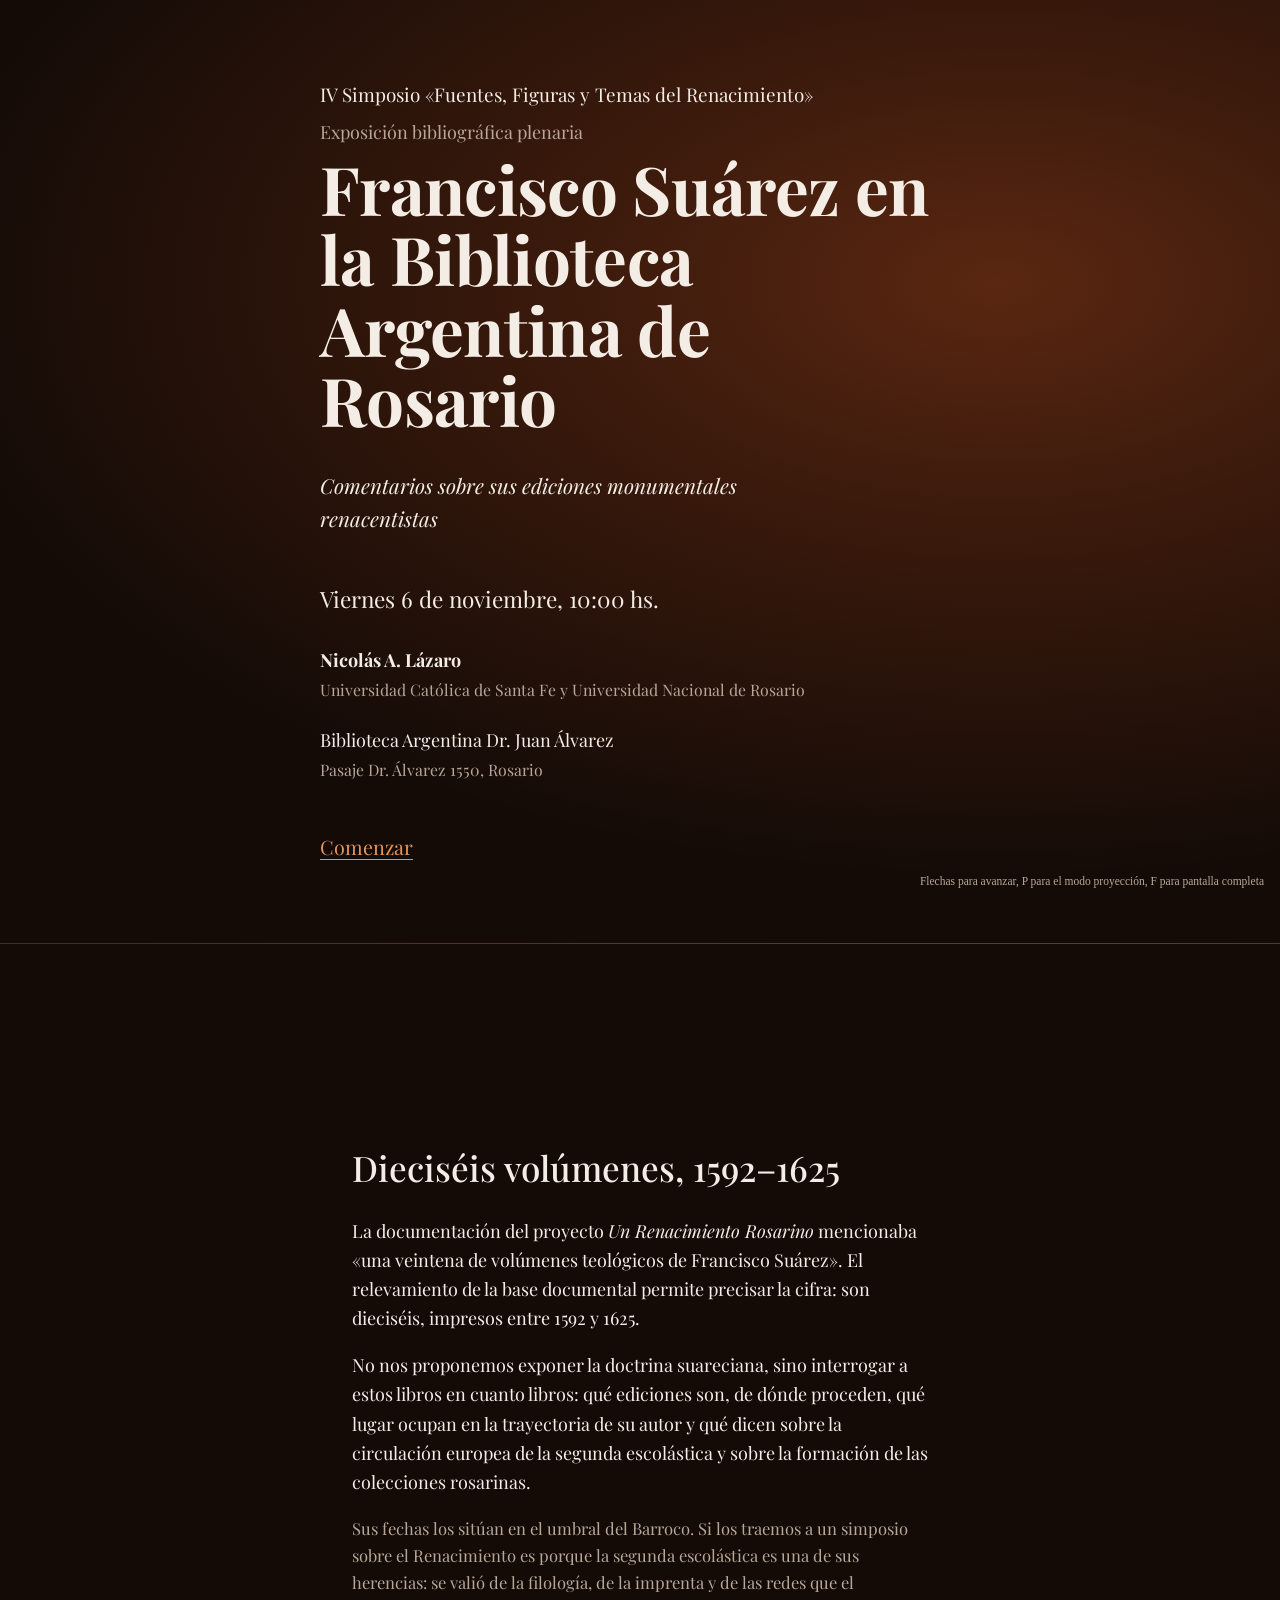
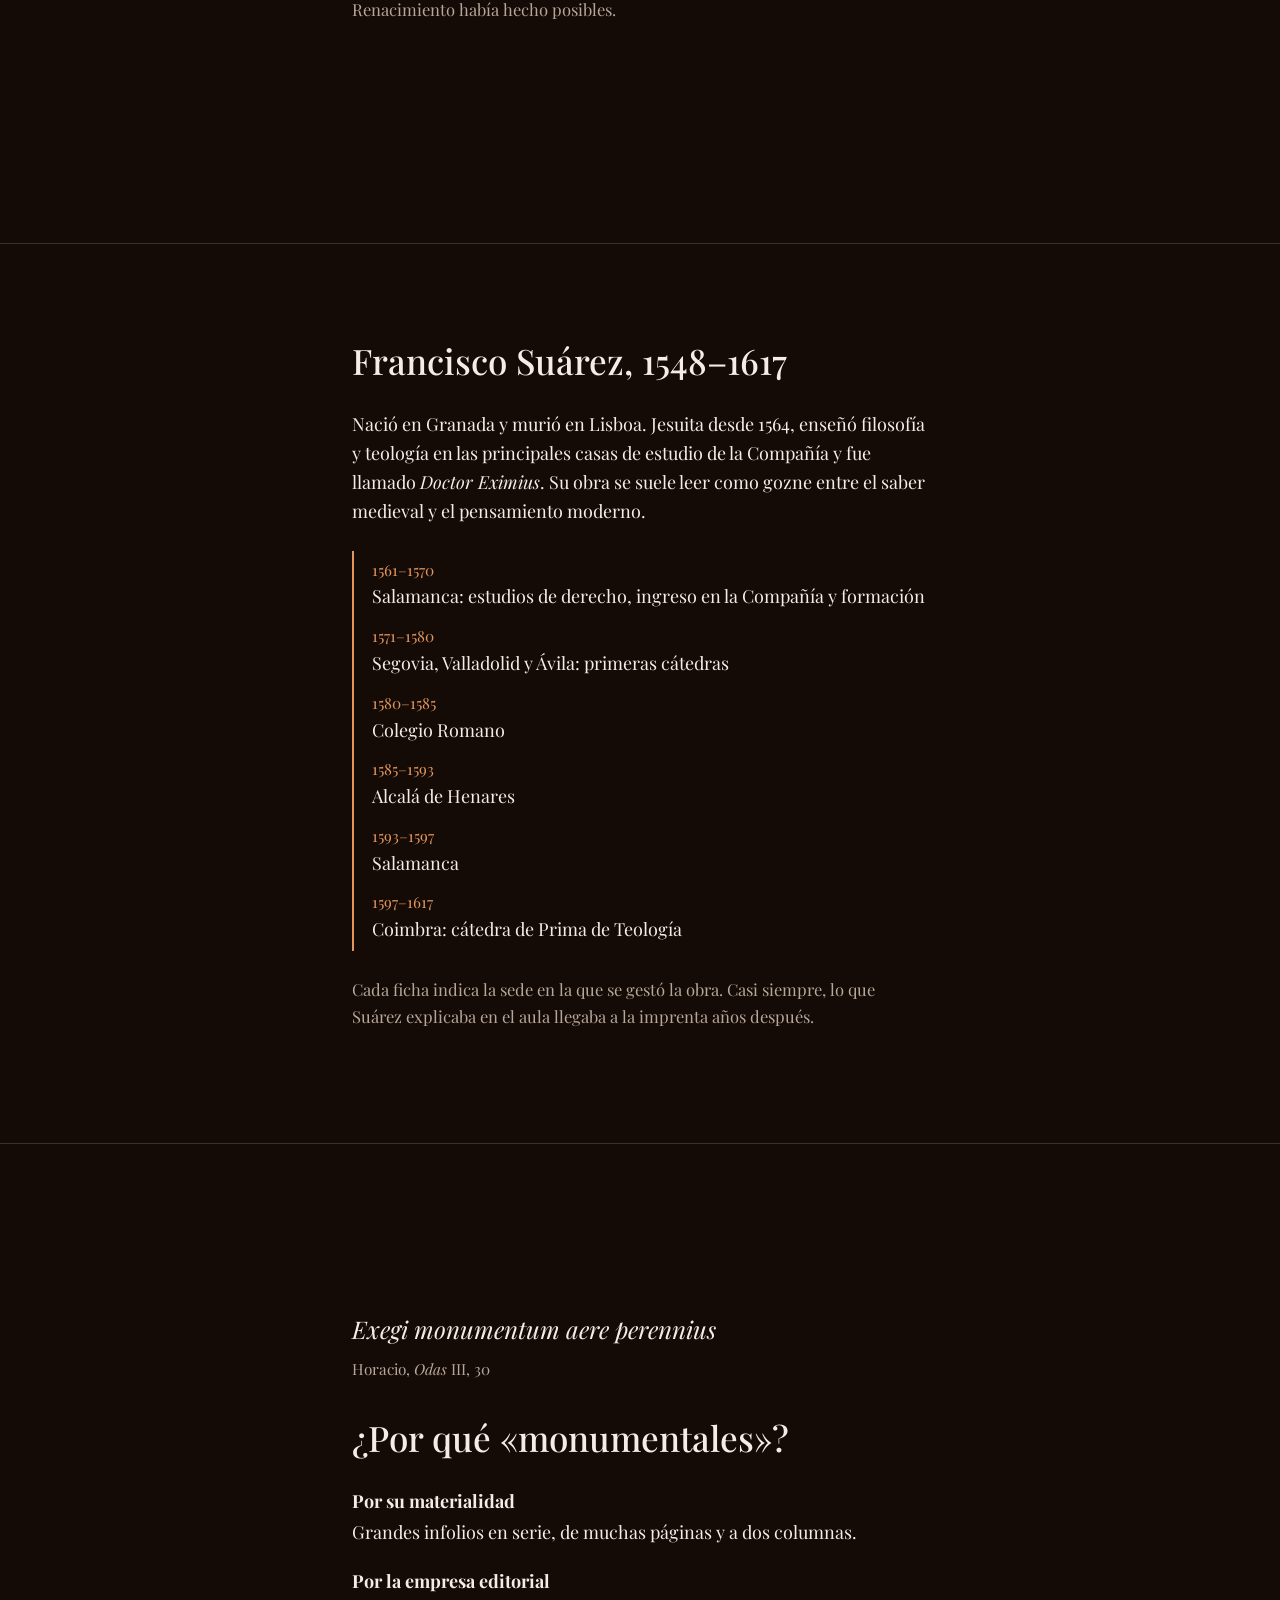
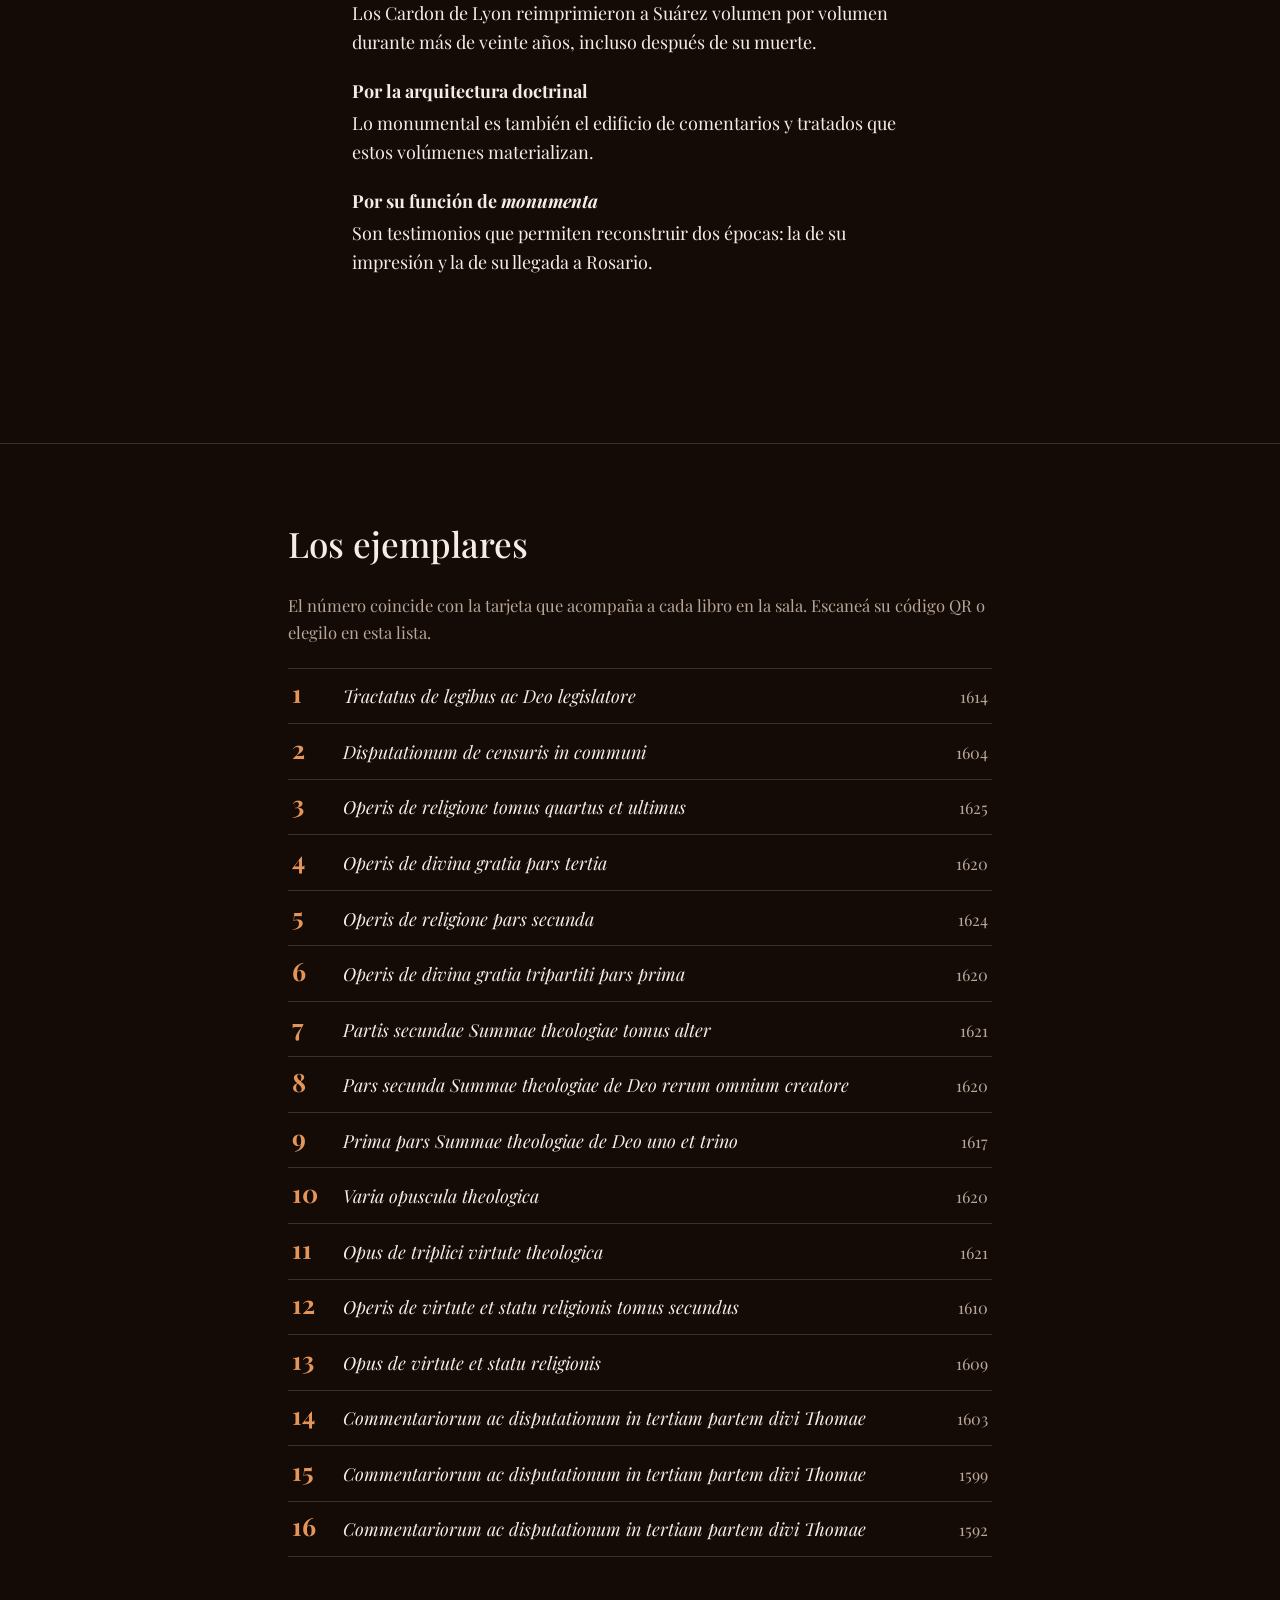
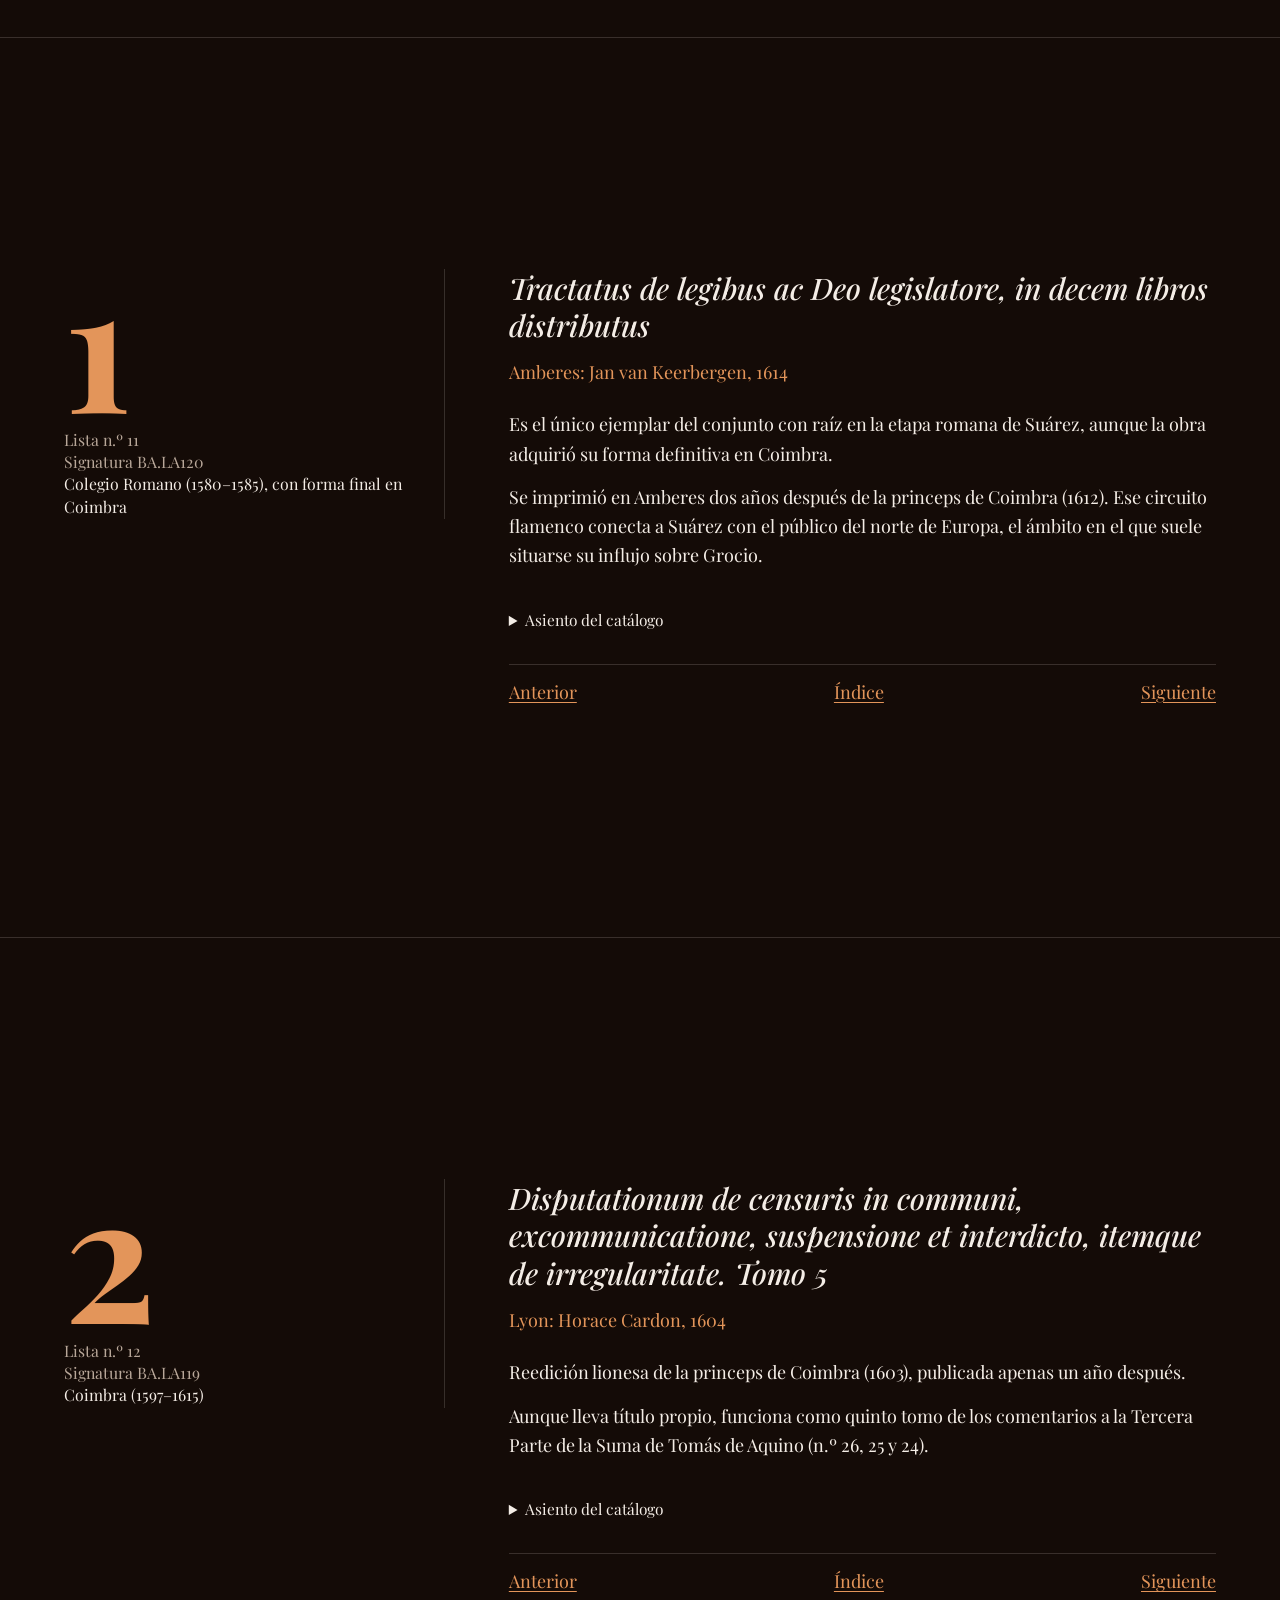
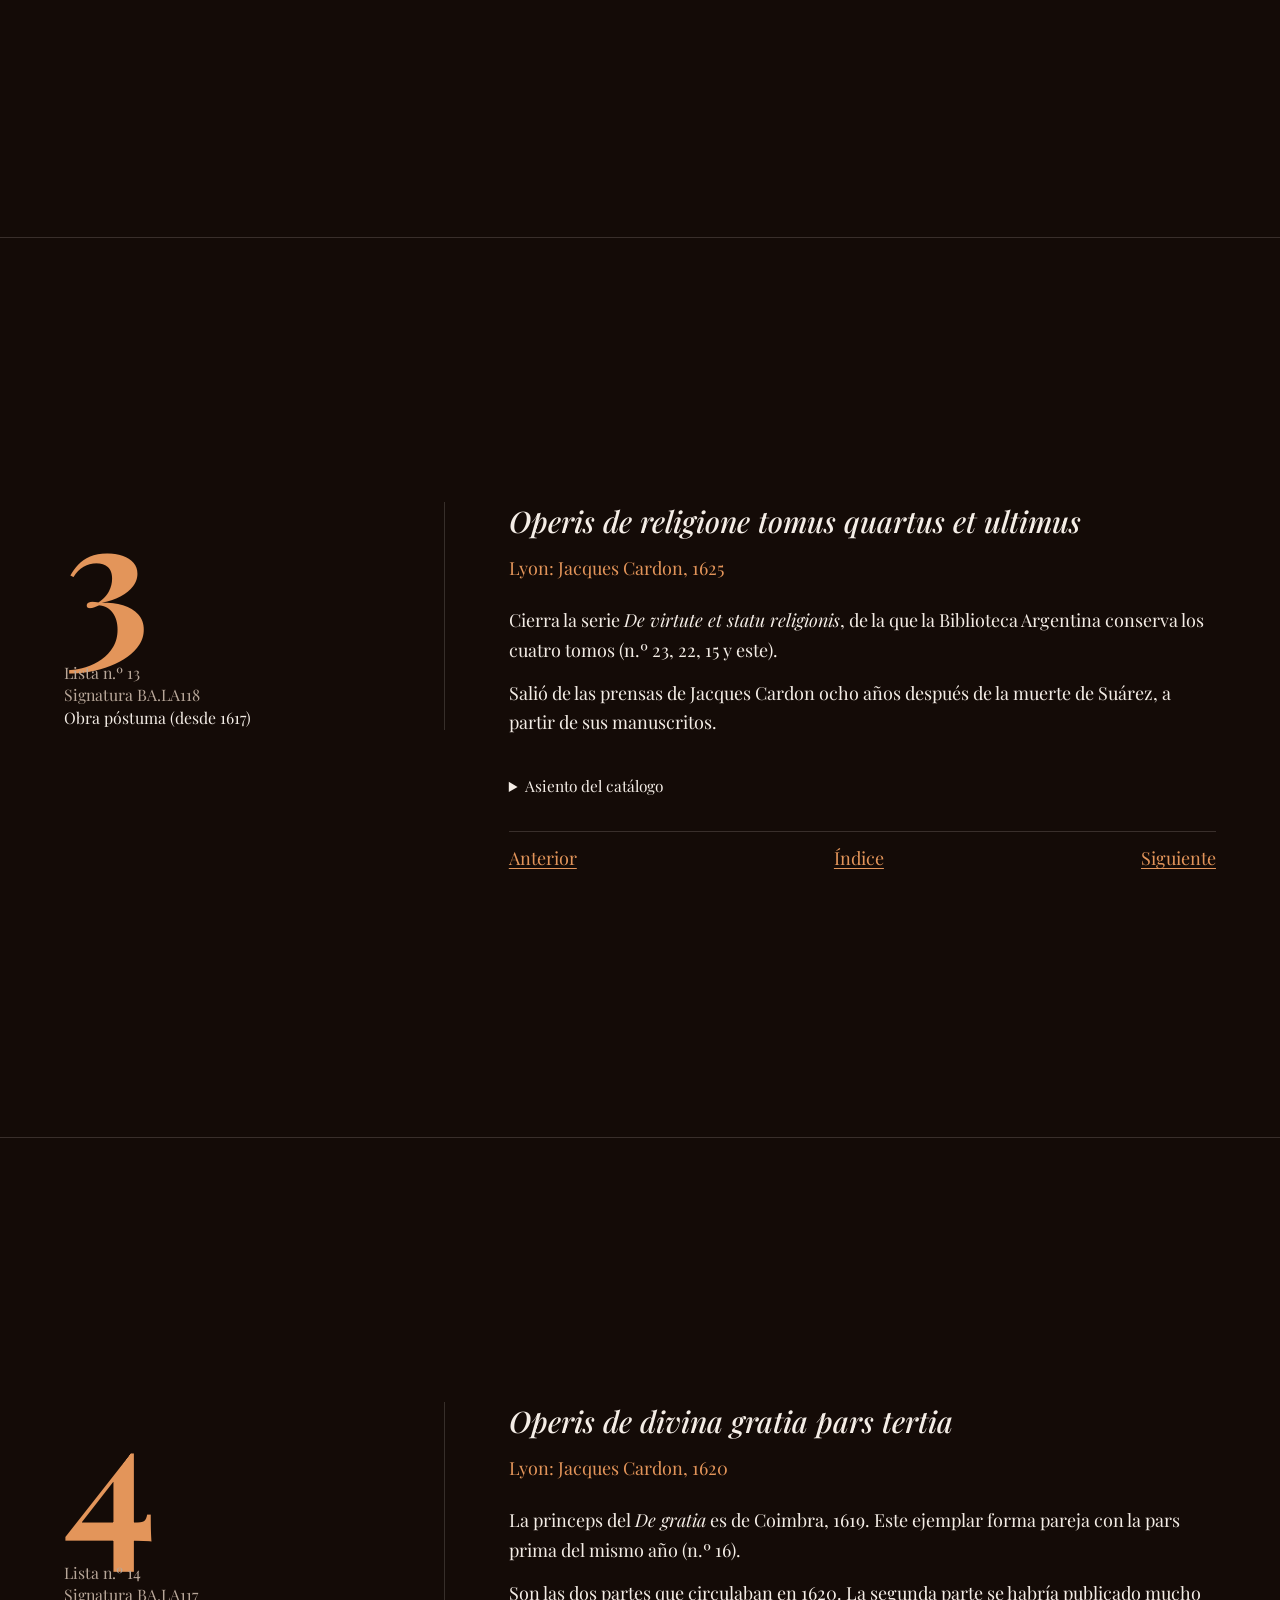
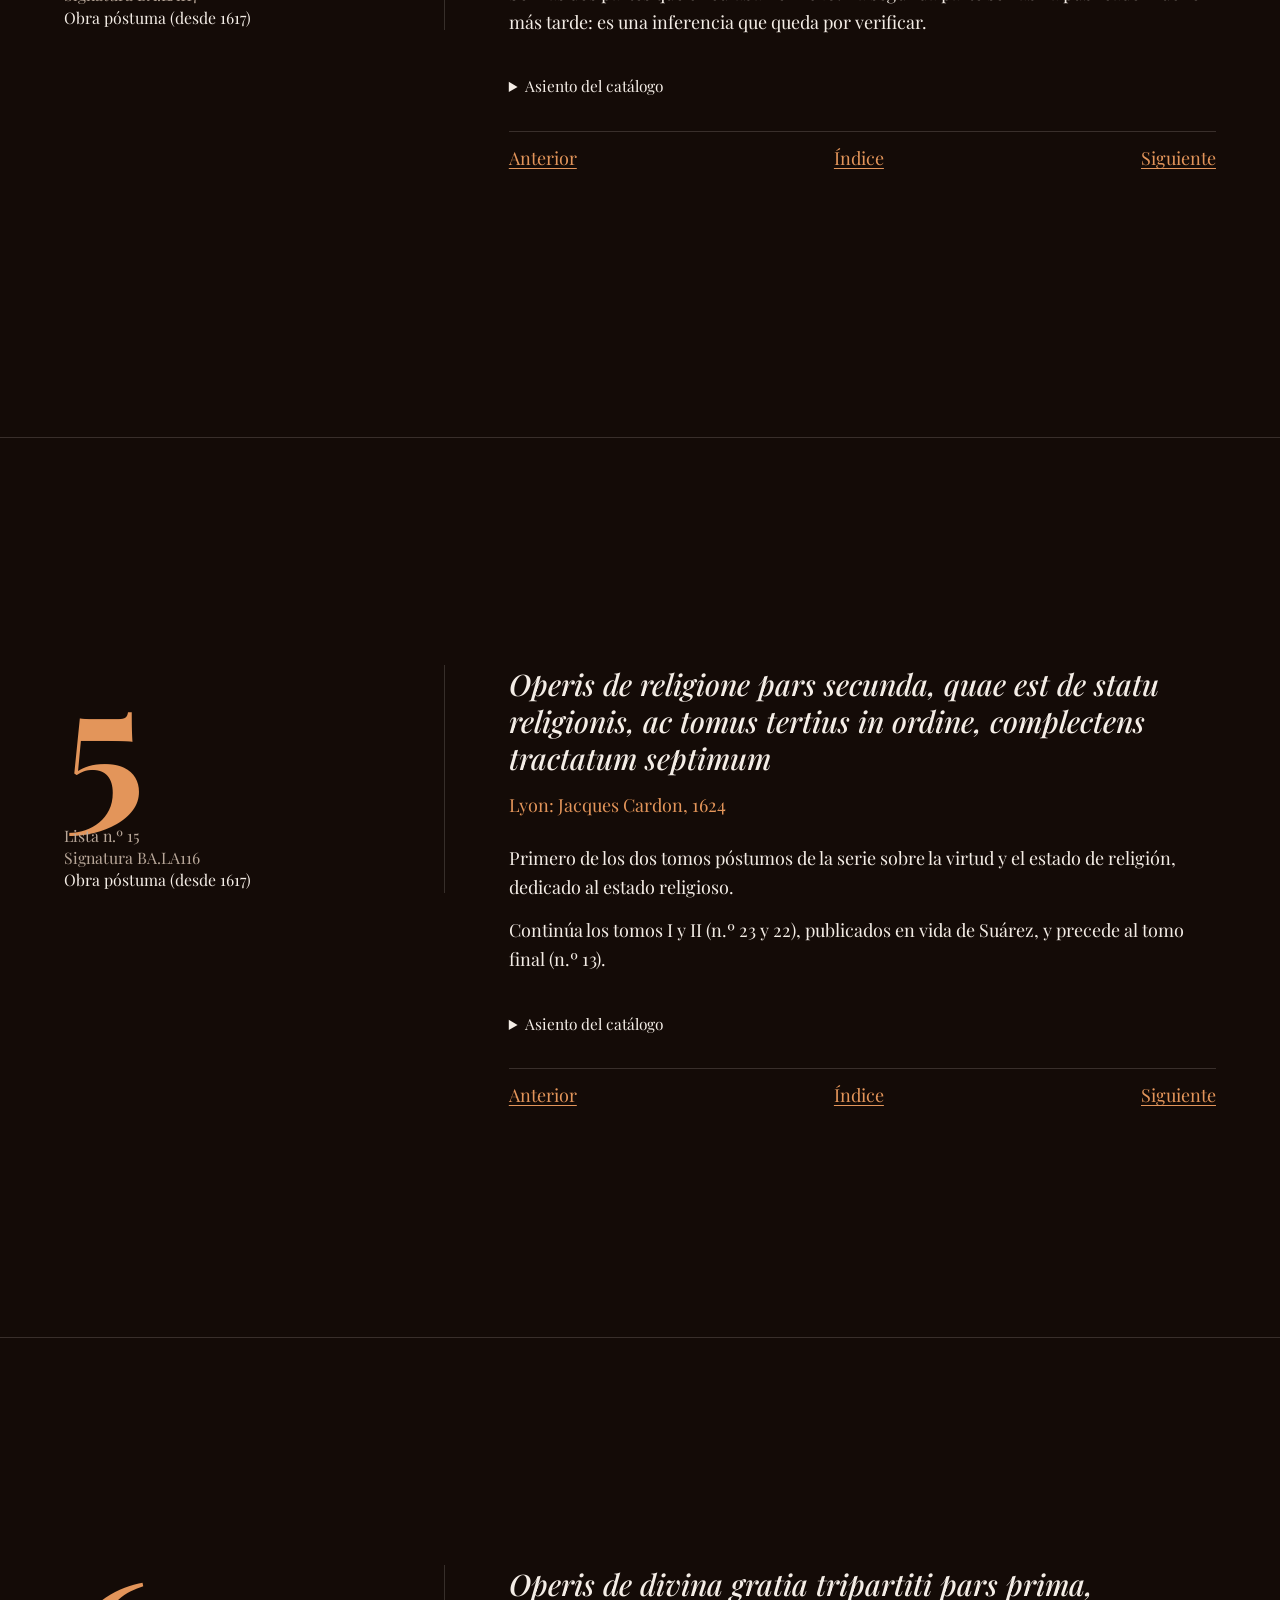
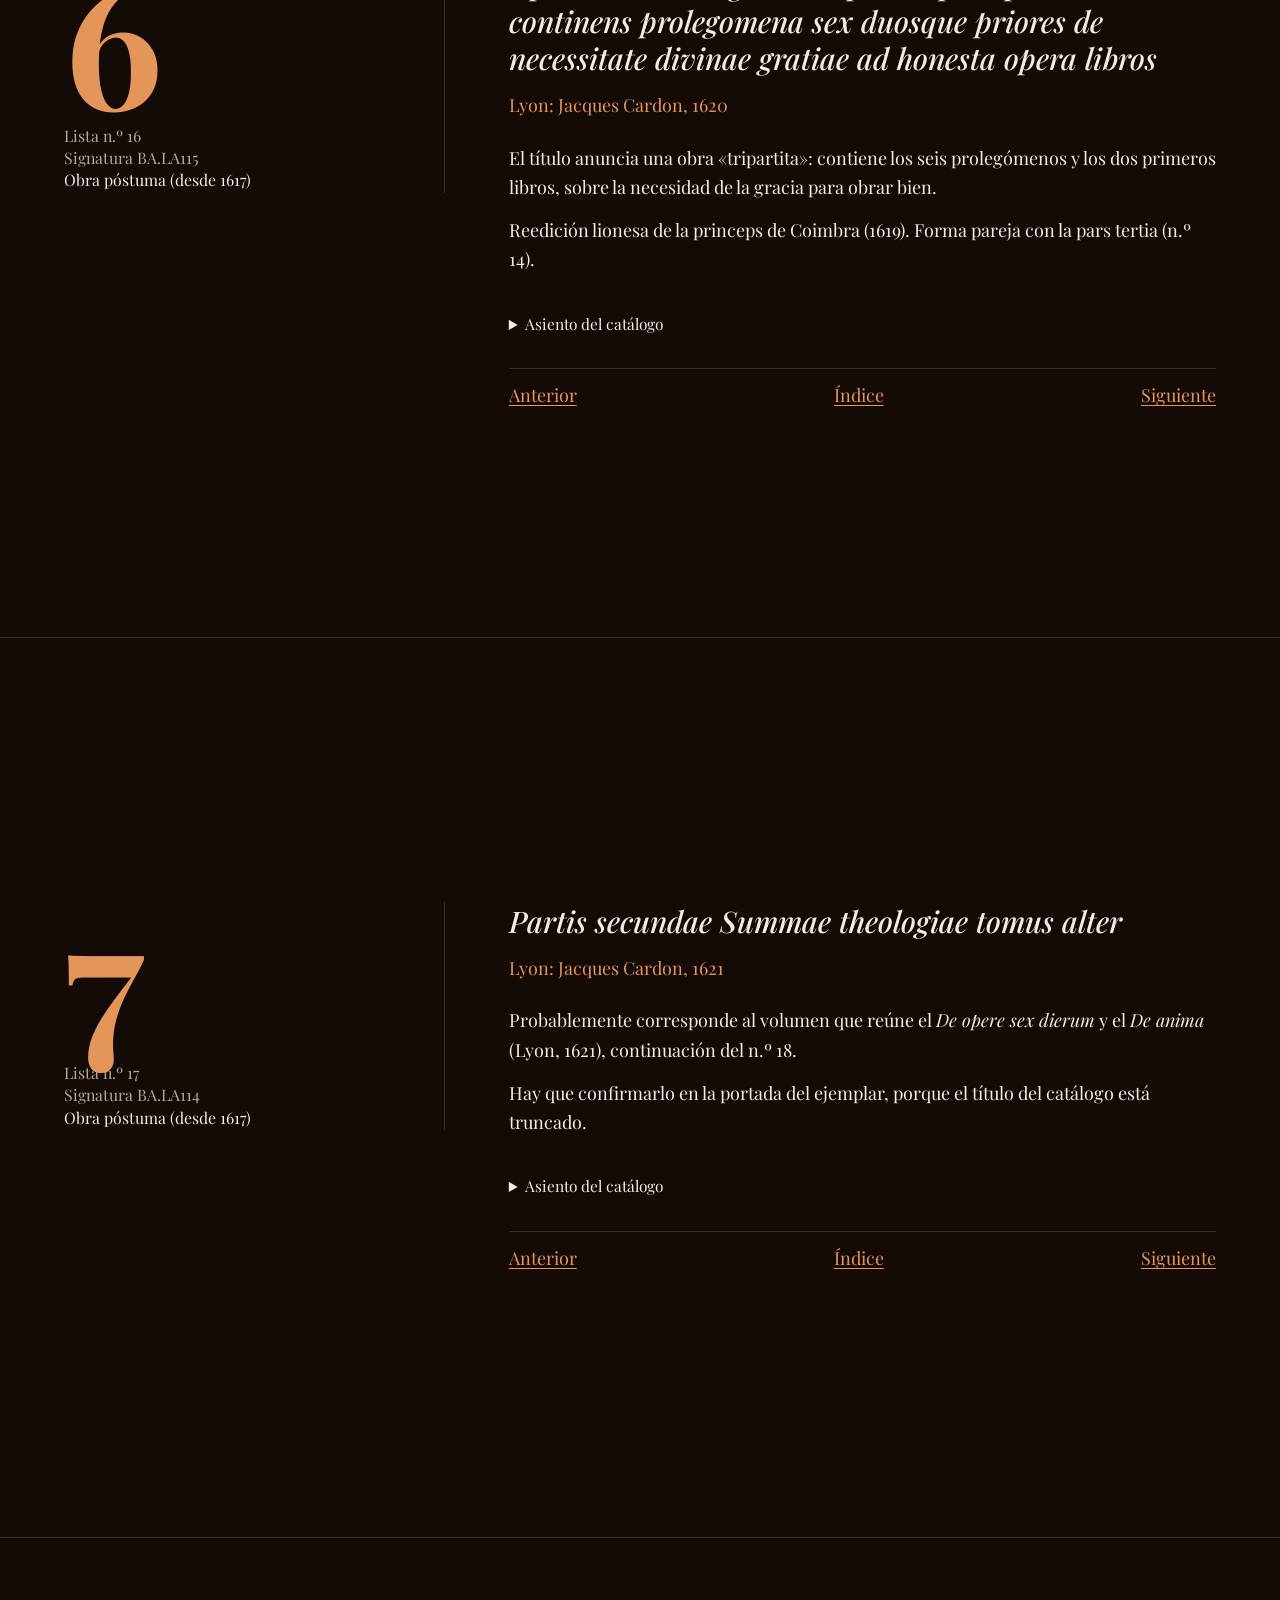
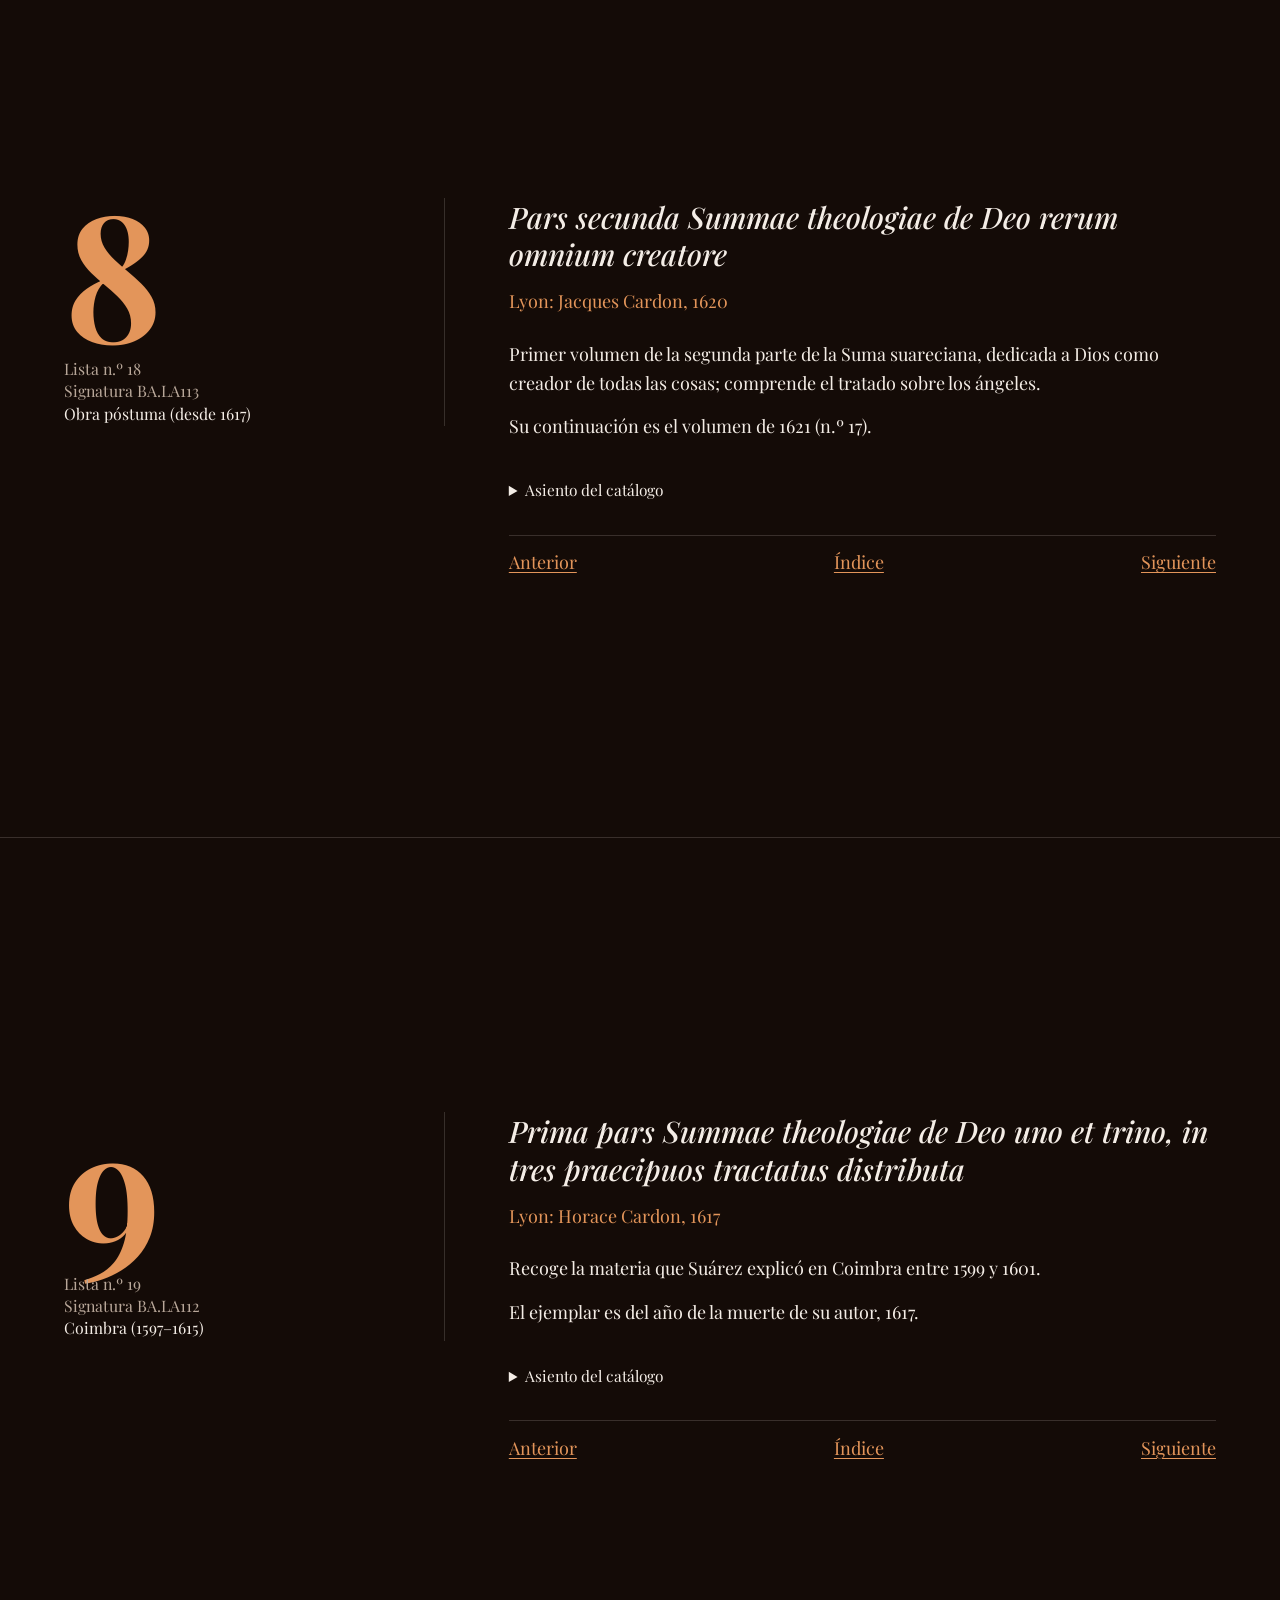
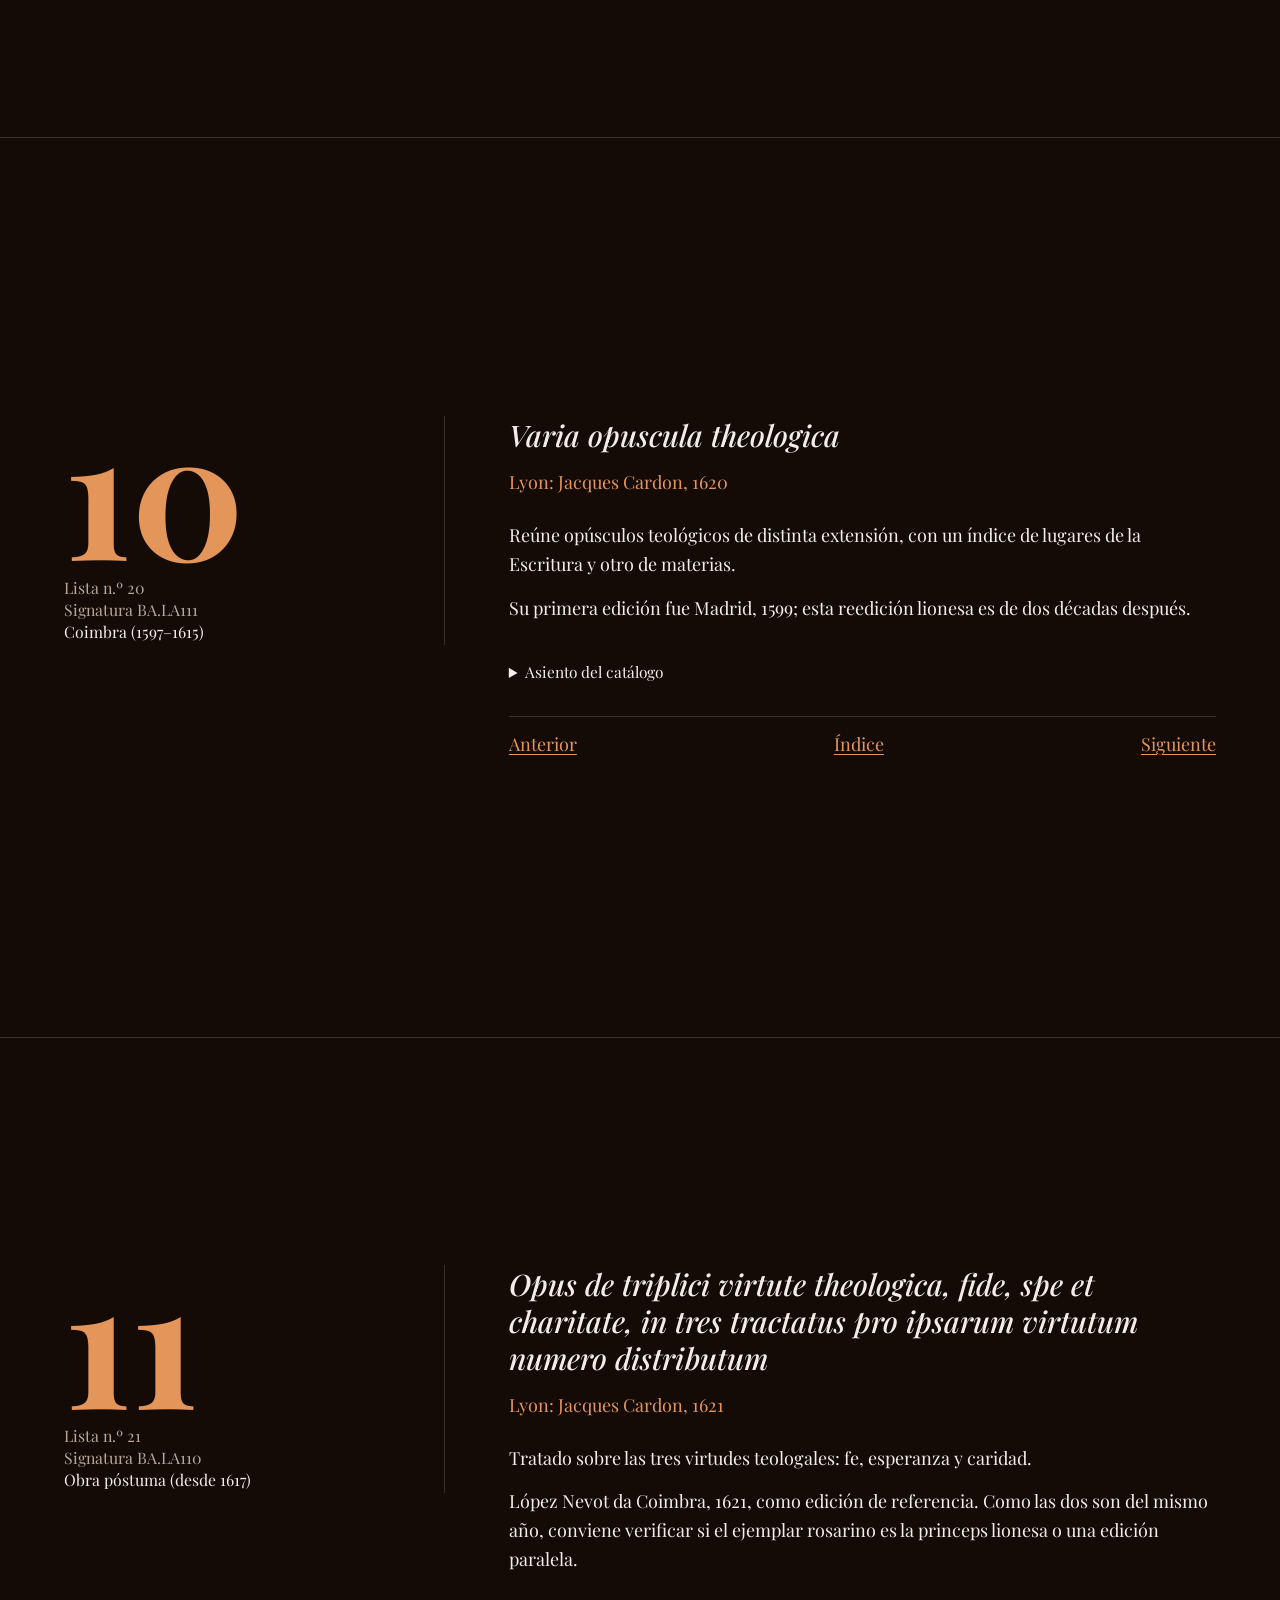
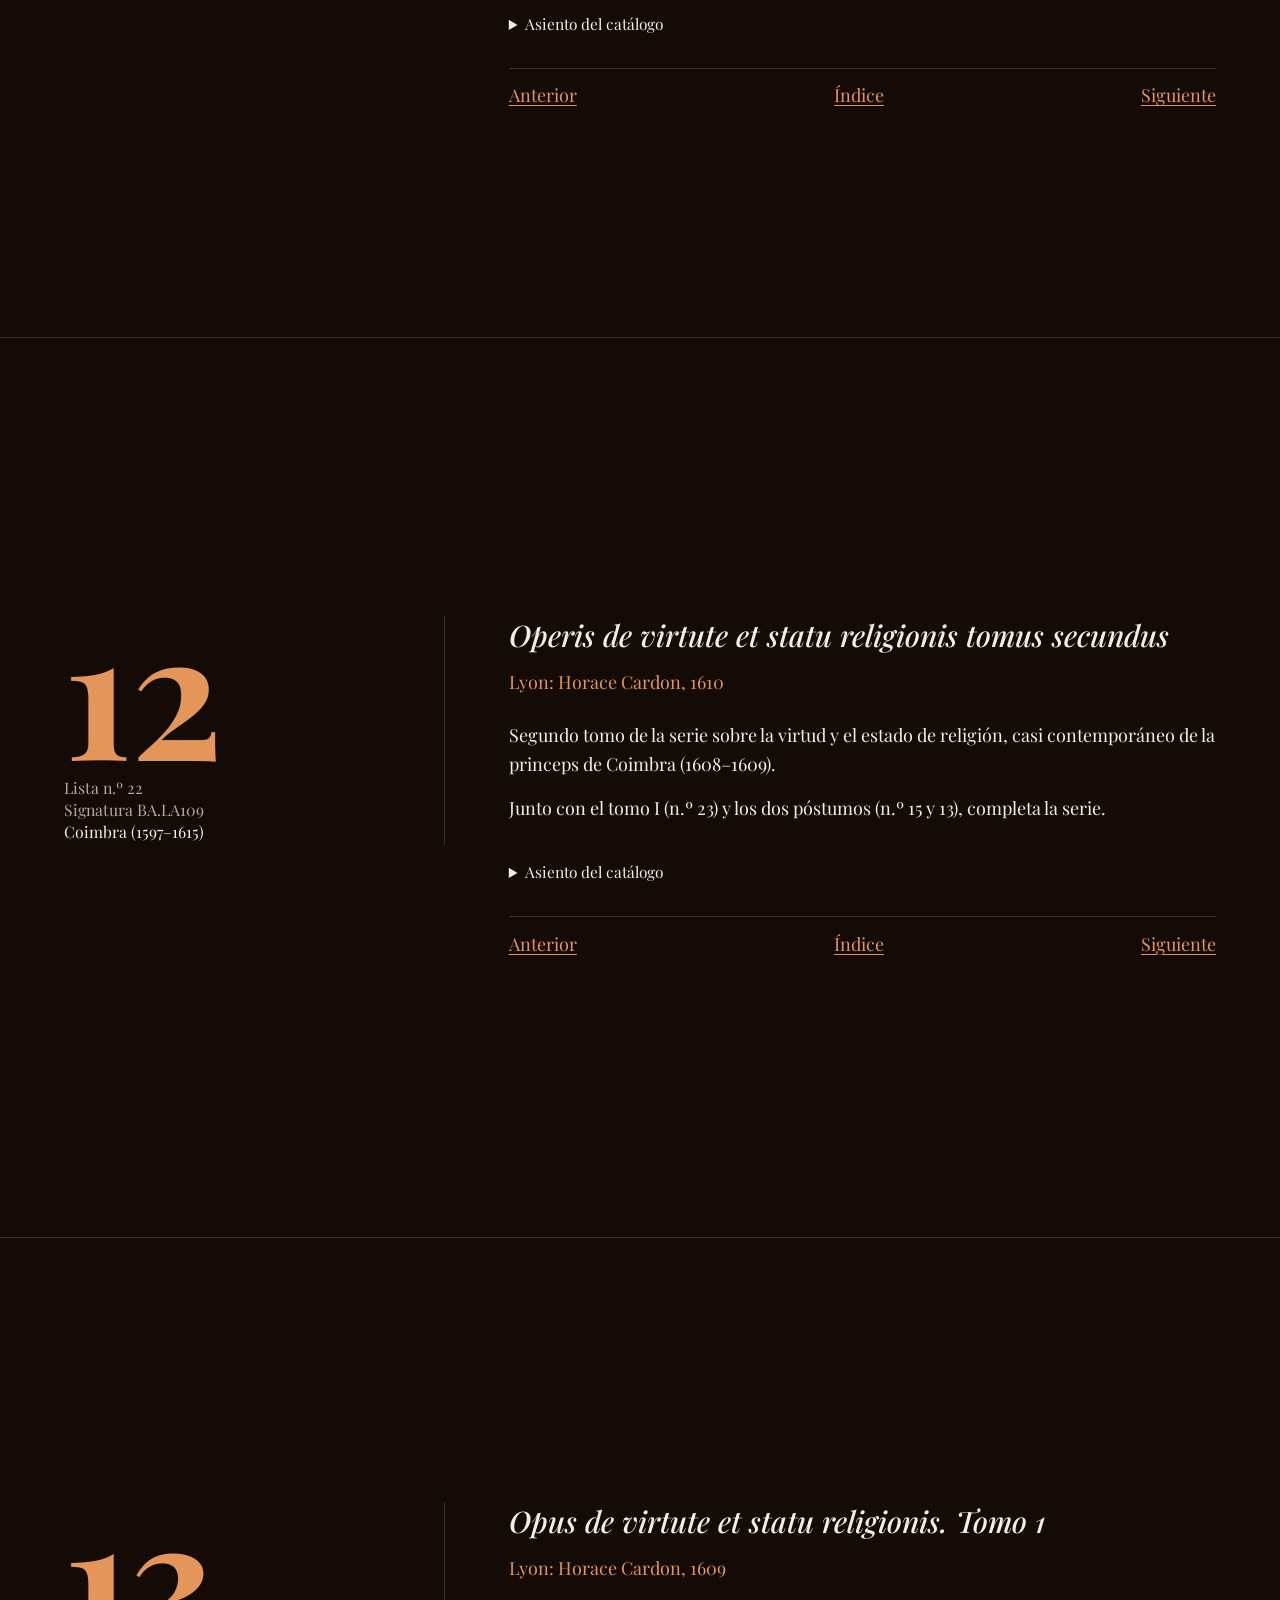
<file: index.html>
<!doctype html>
<html lang="es">
<head>
<meta charset="utf-8">
<meta name="theme-color" content="#140b07">
<meta name="viewport" content="width=device-width, initial-scale=1, viewport-fit=cover">
<title>Francisco Suárez en la Biblioteca Argentina de Rosario</title>
<meta name="description" content="Exposición bibliográfica: dieciséis ediciones de Francisco Suárez (1592–1625) en la Biblioteca Argentina Dr. Juan Álvarez. IV Simposio «Fuentes, Figuras y Temas del Renacimiento», Rosario, 6 de noviembre de 2026.">
<link rel="icon" href="data:image/svg+xml,<svg xmlns=%22http://www.w3.org/2000/svg%22 viewBox=%220 0 100 100%22><text y=%22.9em%22 font-size=%2290%22>📜</text></svg>">
<link rel="preconnect" href="https://fonts.googleapis.com">
<link rel="preconnect" href="https://fonts.gstatic.com" crossorigin>
<link href="https://fonts.googleapis.com/css2?family=Playfair+Display:ital,wght@0,400;0,500;0,700;1,400&display=swap" rel="stylesheet">
<link rel="stylesheet" href="estilo.css">
</head>
<body>
<a class="saltar" href="#indice">Ir al índice de ejemplares</a>

<section class="slide portada" id="inicio" aria-label="Portada">
  <div class="portada-caja">
    <p class="p-evento">IV Simposio «Fuentes, Figuras y Temas del Renacimiento»</p>
    <p class="p-sup">Exposición bibliográfica plenaria</p>
    <h1>Francisco Suárez en la Biblioteca Argentina de Rosario</h1>
    <p class="p-sub">Comentarios sobre sus ediciones monumentales renacentistas</p>
    <p class="p-fecha">Viernes 6 de noviembre, 10:00 hs.</p>
    <p class="p-autor">Nicolás A. Lázaro<br><span>Universidad Católica de Santa Fe y Universidad Nacional de Rosario</span></p>
    <p class="p-lugar">Biblioteca Argentina Dr. Juan Álvarez<br><span>Pasaje Dr. Álvarez 1550, Rosario</span></p>
    <a class="empezar" href="#introduccion">Comenzar</a>
  </div>
</section>

<section class="slide" id="introduccion" aria-labelledby="t-intro">
  <div class="col">
    <h2 id="t-intro">Dieciséis volúmenes, 1592–1625</h2>
    <p>La documentación del proyecto <i>Un Renacimiento Rosarino</i> mencionaba «una veintena de volúmenes teológicos de Francisco Suárez». El relevamiento de la base documental permite precisar la cifra: son dieciséis, impresos entre 1592 y 1625.</p>
    <p>No nos proponemos exponer la doctrina suareciana, sino interrogar a estos libros en cuanto libros: qué ediciones son, de dónde proceden, qué lugar ocupan en la trayectoria de su autor y qué dicen sobre la circulación europea de la segunda escolástica y sobre la formación de las colecciones rosarinas.</p>
    <p class="nota">Sus fechas los sitúan en el umbral del Barroco. Si los traemos a un simposio sobre el Renacimiento es porque la segunda escolástica es una de sus herencias: se valió de la filología, de la imprenta y de las redes que el Renacimiento había hecho posibles.</p>
  </div>
</section>

<section class="slide" id="suarez" aria-labelledby="t-suarez">
  <div class="col">
    <h2 id="t-suarez">Francisco Suárez, 1548–1617</h2>
    <p>Nació en Granada y murió en Lisboa. Jesuita desde 1564, enseñó filosofía y teología en las principales casas de estudio de la Compañía y fue llamado <i>Doctor Eximius</i>. Su obra se suele leer como gozne entre el saber medieval y el pensamiento moderno.</p>
    <ol class="sedes">
      <li><span>1561–1570</span>Salamanca: estudios de derecho, ingreso en la Compañía y formación</li>
      <li><span>1571–1580</span>Segovia, Valladolid y Ávila: primeras cátedras</li>
      <li><span>1580–1585</span>Colegio Romano</li>
      <li><span>1585–1593</span>Alcalá de Henares</li>
      <li><span>1593–1597</span>Salamanca</li>
      <li><span>1597–1617</span>Coimbra: cátedra de Prima de Teología</li>
    </ol>
    <p class="nota">Cada ficha indica la sede en la que se gestó la obra. Casi siempre, lo que Suárez explicaba en el aula llegaba a la imprenta años después.</p>
  </div>
</section>

<section class="slide" id="monumentales" aria-labelledby="t-mon">
  <div class="col">
    <blockquote class="horacio" lang="la"><p>Exegi monumentum aere perennius</p><cite>Horacio, <i>Odas</i> III, 30</cite></blockquote>
    <h2 id="t-mon">¿Por qué «monumentales»?</h2>
    <dl class="sentidos">
      <dt>Por su materialidad</dt><dd>Grandes infolios en serie, de muchas páginas y a dos columnas.</dd>
      <dt>Por la empresa editorial</dt><dd>Los Cardon de Lyon reimprimieron a Suárez volumen por volumen durante más de veinte años, incluso después de su muerte.</dd>
      <dt>Por la arquitectura doctrinal</dt><dd>Lo monumental es también el edificio de comentarios y tratados que estos volúmenes materializan.</dd>
      <dt>Por su función de <i>monumenta</i></dt><dd>Son testimonios que permiten reconstruir dos épocas: la de su impresión y la de su llegada a Rosario.</dd>
    </dl>
  </div>
</section>

<section class="slide" id="indice" aria-labelledby="t-ind">
  <div class="col ancha">
    <h2 id="t-ind">Los ejemplares</h2>
    <p class="nota">El número coincide con la tarjeta que acompaña a cada libro en la sala. Escaneá su código QR o elegilo en esta lista.</p>
    <ol class="indice"><li><a href="#libro-01"><span class="i-num">1</span><span class="i-tit"><i>Tractatus de legibus ac Deo legislatore</i></span><span class="i-anio">1614</span></a></li><li><a href="#libro-02"><span class="i-num">2</span><span class="i-tit"><i>Disputationum de censuris in communi</i></span><span class="i-anio">1604</span></a></li><li><a href="#libro-03"><span class="i-num">3</span><span class="i-tit"><i>Operis de religione tomus quartus et ultimus</i></span><span class="i-anio">1625</span></a></li><li><a href="#libro-04"><span class="i-num">4</span><span class="i-tit"><i>Operis de divina gratia pars tertia</i></span><span class="i-anio">1620</span></a></li><li><a href="#libro-05"><span class="i-num">5</span><span class="i-tit"><i>Operis de religione pars secunda</i></span><span class="i-anio">1624</span></a></li><li><a href="#libro-06"><span class="i-num">6</span><span class="i-tit"><i>Operis de divina gratia tripartiti pars prima</i></span><span class="i-anio">1620</span></a></li><li><a href="#libro-07"><span class="i-num">7</span><span class="i-tit"><i>Partis secundae Summae theologiae tomus alter</i></span><span class="i-anio">1621</span></a></li><li><a href="#libro-08"><span class="i-num">8</span><span class="i-tit"><i>Pars secunda Summae theologiae de Deo rerum omnium creatore</i></span><span class="i-anio">1620</span></a></li><li><a href="#libro-09"><span class="i-num">9</span><span class="i-tit"><i>Prima pars Summae theologiae de Deo uno et trino</i></span><span class="i-anio">1617</span></a></li><li><a href="#libro-10"><span class="i-num">10</span><span class="i-tit"><i>Varia opuscula theologica</i></span><span class="i-anio">1620</span></a></li><li><a href="#libro-11"><span class="i-num">11</span><span class="i-tit"><i>Opus de triplici virtute theologica</i></span><span class="i-anio">1621</span></a></li><li><a href="#libro-12"><span class="i-num">12</span><span class="i-tit"><i>Operis de virtute et statu religionis tomus secundus</i></span><span class="i-anio">1610</span></a></li><li><a href="#libro-13"><span class="i-num">13</span><span class="i-tit"><i>Opus de virtute et statu religionis</i></span><span class="i-anio">1609</span></a></li><li><a href="#libro-14"><span class="i-num">14</span><span class="i-tit"><i>Commentariorum ac disputationum in tertiam partem divi Thomae</i></span><span class="i-anio">1603</span></a></li><li><a href="#libro-15"><span class="i-num">15</span><span class="i-tit"><i>Commentariorum ac disputationum in tertiam partem divi Thomae</i></span><span class="i-anio">1599</span></a></li><li><a href="#libro-16"><span class="i-num">16</span><span class="i-tit"><i>Commentariorum ac disputationum in tertiam partem divi Thomae</i></span><span class="i-anio">1592</span></a></li></ol>
  </div>
</section>

<section class="slide ficha" id="libro-01" aria-labelledby="libro-01-t">
  <div class="col">
    <header class="ficha-cab">
      <span class="orden" aria-label="Ejemplar número 1">1</span>
      <p class="refs">Lista n.º 11<br>Signatura BA.LA120<br><span class="sede">Colegio Romano (1580–1585), con forma final en Coimbra</span></p>
    </header>
    <h2 id="libro-01-t" class="titulo-libro">Tractatus de legibus ac Deo legislatore, in decem libros distributus</h2>
    <p class="pie">Amberes: Jan van Keerbergen, 1614</p>
    <div class="comentario"><p>Es el único ejemplar del conjunto con raíz en la etapa romana de Suárez, aunque la obra adquirió su forma definitiva en Coimbra.</p><p>Se imprimió en Amberes dos años después de la princeps de Coimbra (1612). Ese circuito flamenco conecta a Suárez con el público del norte de Europa, el ámbito en el que suele situarse su influjo sobre Grocio.</p></div>
    <details class="asiento">
      <summary>Asiento del catálogo</summary>
      <p>Tractatus de legibus ac Deo Legislatore. In decem libros diftributus por Suarez, Francisco. Antuerpi : Apud Ioannem Keerbergium, 1614</p>
    </details>
    <nav class="paso" aria-label="Navegación entre ejemplares">
      <a href="#indice">Anterior</a>
      <a href="#indice">Índice</a>
      <a href="#libro-02">Siguiente</a>
    </nav>
  </div>
</section>
<section class="slide ficha" id="libro-02" aria-labelledby="libro-02-t">
  <div class="col">
    <header class="ficha-cab">
      <span class="orden" aria-label="Ejemplar número 2">2</span>
      <p class="refs">Lista n.º 12<br>Signatura BA.LA119<br><span class="sede">Coimbra (1597–1615)</span></p>
    </header>
    <h2 id="libro-02-t" class="titulo-libro">Disputationum de censuris in communi, excommunicatione, suspensione et interdicto, itemque de irregularitate. Tomo 5</h2>
    <p class="pie">Lyon: Horace Cardon, 1604</p>
    <div class="comentario"><p>Reedición lionesa de la princeps de Coimbra (1603), publicada apenas un año después.</p><p>Aunque lleva título propio, funciona como quinto tomo de los comentarios a la Tercera Parte de la Suma de Tomás de Aquino (n.º 26, 25 y 24).</p></div>
    <details class="asiento">
      <summary>Asiento del catálogo</summary>
      <p>Disputationum de censuris in communi, excommunicatione, suspensione y interdicto, itémque de irregularitate, tomus quintus por Suarez, Francisco. Lugdvni : Sumptibus Horatij Cardon, 1604</p>
    </details>
    <nav class="paso" aria-label="Navegación entre ejemplares">
      <a href="#libro-01">Anterior</a>
      <a href="#indice">Índice</a>
      <a href="#libro-03">Siguiente</a>
    </nav>
  </div>
</section>
<section class="slide ficha" id="libro-03" aria-labelledby="libro-03-t">
  <div class="col">
    <header class="ficha-cab">
      <span class="orden" aria-label="Ejemplar número 3">3</span>
      <p class="refs">Lista n.º 13<br>Signatura BA.LA118<br><span class="sede">Obra póstuma (desde 1617)</span></p>
    </header>
    <h2 id="libro-03-t" class="titulo-libro">Operis de religione tomus quartus et ultimus</h2>
    <p class="pie">Lyon: Jacques Cardon, 1625</p>
    <div class="comentario"><p>Cierra la serie <i>De virtute et statu religionis</i>, de la que la Biblioteca Argentina conserva los cuatro tomos (n.º 23, 22, 15 y este).</p><p>Salió de las prensas de Jacques Cardon ocho años después de la muerte de Suárez, a partir de sus manuscritos.</p></div>
    <details class="asiento">
      <summary>Asiento del catálogo</summary>
      <p>Operis de religione, tomus quartus y ultimus por Suarez, Francisco. Lugdvni : Iacobi Cardon, 1625</p>
    </details>
    <nav class="paso" aria-label="Navegación entre ejemplares">
      <a href="#libro-02">Anterior</a>
      <a href="#indice">Índice</a>
      <a href="#libro-04">Siguiente</a>
    </nav>
  </div>
</section>
<section class="slide ficha" id="libro-04" aria-labelledby="libro-04-t">
  <div class="col">
    <header class="ficha-cab">
      <span class="orden" aria-label="Ejemplar número 4">4</span>
      <p class="refs">Lista n.º 14<br>Signatura BA.LA117<br><span class="sede">Obra póstuma (desde 1617)</span></p>
    </header>
    <h2 id="libro-04-t" class="titulo-libro">Operis de divina gratia pars tertia</h2>
    <p class="pie">Lyon: Jacques Cardon, 1620</p>
    <div class="comentario"><p>La princeps del <i>De gratia</i> es de Coimbra, 1619. Este ejemplar forma pareja con la pars prima del mismo año (n.º 16).</p><p>Son las dos partes que circulaban en 1620. La segunda parte se habría publicado mucho más tarde: es una inferencia que queda por verificar.</p></div>
    <details class="asiento">
      <summary>Asiento del catálogo</summary>
      <p>Operis de Divina Gratia, parts tertia por Suarez, Francisco. Lugdvni : Sumptibus Iacobi Cardon, 1620</p>
    </details>
    <nav class="paso" aria-label="Navegación entre ejemplares">
      <a href="#libro-03">Anterior</a>
      <a href="#indice">Índice</a>
      <a href="#libro-05">Siguiente</a>
    </nav>
  </div>
</section>
<section class="slide ficha" id="libro-05" aria-labelledby="libro-05-t">
  <div class="col">
    <header class="ficha-cab">
      <span class="orden" aria-label="Ejemplar número 5">5</span>
      <p class="refs">Lista n.º 15<br>Signatura BA.LA116<br><span class="sede">Obra póstuma (desde 1617)</span></p>
    </header>
    <h2 id="libro-05-t" class="titulo-libro">Operis de religione pars secunda, quae est de statu religionis, ac tomus tertius in ordine, complectens tractatum septimum</h2>
    <p class="pie">Lyon: Jacques Cardon, 1624</p>
    <div class="comentario"><p>Primero de los dos tomos póstumos de la serie sobre la virtud y el estado de religión, dedicado al estado religioso.</p><p>Continúa los tomos I y II (n.º 23 y 22), publicados en vida de Suárez, y precede al tomo final (n.º 13).</p></div>
    <details class="asiento">
      <summary>Asiento del catálogo</summary>
      <p>Operis de religione, pars secunda, que est de Statu religionis, ac tomus tertius in ordine, complectens tractatum septimun por Suarez, Francisco. Lugdvni : Sumptibus Iacobi Cardon, 1624</p>
    </details>
    <nav class="paso" aria-label="Navegación entre ejemplares">
      <a href="#libro-04">Anterior</a>
      <a href="#indice">Índice</a>
      <a href="#libro-06">Siguiente</a>
    </nav>
  </div>
</section>
<section class="slide ficha" id="libro-06" aria-labelledby="libro-06-t">
  <div class="col">
    <header class="ficha-cab">
      <span class="orden" aria-label="Ejemplar número 6">6</span>
      <p class="refs">Lista n.º 16<br>Signatura BA.LA115<br><span class="sede">Obra póstuma (desde 1617)</span></p>
    </header>
    <h2 id="libro-06-t" class="titulo-libro">Operis de divina gratia tripartiti pars prima, continens prolegomena sex duosque priores de necessitate divinae gratiae ad honesta opera libros</h2>
    <p class="pie">Lyon: Jacques Cardon, 1620</p>
    <div class="comentario"><p>El título anuncia una obra «tripartita»: contiene los seis prolegómenos y los dos primeros libros, sobre la necesidad de la gracia para obrar bien.</p><p>Reedición lionesa de la princeps de Coimbra (1619). Forma pareja con la pars tertia (n.º 14).</p></div>
    <details class="asiento">
      <summary>Asiento del catálogo</summary>
      <p>Operis de Divina Gratia, tripartiti, pars prima, continens prolegomena sex duófque priores de neceffitate divina gratia ad honefta opera libros por Suarez, Francisco. Lugdvni : Sumptibus Iacobi Cardon, 1620</p>
    </details>
    <nav class="paso" aria-label="Navegación entre ejemplares">
      <a href="#libro-05">Anterior</a>
      <a href="#indice">Índice</a>
      <a href="#libro-07">Siguiente</a>
    </nav>
  </div>
</section>
<section class="slide ficha" id="libro-07" aria-labelledby="libro-07-t">
  <div class="col">
    <header class="ficha-cab">
      <span class="orden" aria-label="Ejemplar número 7">7</span>
      <p class="refs">Lista n.º 17<br>Signatura BA.LA114<br><span class="sede">Obra póstuma (desde 1617)</span></p>
    </header>
    <h2 id="libro-07-t" class="titulo-libro">Partis secundae Summae theologiae tomus alter</h2>
    <p class="pie">Lyon: Jacques Cardon, 1621</p>
    <div class="comentario"><p>Probablemente corresponde al volumen que reúne el <i>De opere sex dierum</i> y el <i>De anima</i> (Lyon, 1621), continuación del n.º 18.</p><p>Hay que confirmarlo en la portada del ejemplar, porque el título del catálogo está truncado.</p></div>
    <details class="asiento">
      <summary>Asiento del catálogo</summary>
      <p>Partis fecundae summae Theologiae por Suarez, Francisco. Lugdvni : Sumptibus Iacobi Cardon, 1621</p>
    </details>
    <nav class="paso" aria-label="Navegación entre ejemplares">
      <a href="#libro-06">Anterior</a>
      <a href="#indice">Índice</a>
      <a href="#libro-08">Siguiente</a>
    </nav>
  </div>
</section>
<section class="slide ficha" id="libro-08" aria-labelledby="libro-08-t">
  <div class="col">
    <header class="ficha-cab">
      <span class="orden" aria-label="Ejemplar número 8">8</span>
      <p class="refs">Lista n.º 18<br>Signatura BA.LA113<br><span class="sede">Obra póstuma (desde 1617)</span></p>
    </header>
    <h2 id="libro-08-t" class="titulo-libro">Pars secunda Summae theologiae de Deo rerum omnium creatore</h2>
    <p class="pie">Lyon: Jacques Cardon, 1620</p>
    <div class="comentario"><p>Primer volumen de la segunda parte de la Suma suareciana, dedicada a Dios como creador de todas las cosas; comprende el tratado sobre los ángeles.</p><p>Su continuación es el volumen de 1621 (n.º 17).</p></div>
    <details class="asiento">
      <summary>Asiento del catálogo</summary>
      <p>Pars secunda Summae Theologiae de Deo rerum omnium Creatore por Suarez, Francisco. Lugdvni : Sumptibus Iacobi Cardon, 1620</p>
    </details>
    <nav class="paso" aria-label="Navegación entre ejemplares">
      <a href="#libro-07">Anterior</a>
      <a href="#indice">Índice</a>
      <a href="#libro-09">Siguiente</a>
    </nav>
  </div>
</section>
<section class="slide ficha" id="libro-09" aria-labelledby="libro-09-t">
  <div class="col">
    <header class="ficha-cab">
      <span class="orden" aria-label="Ejemplar número 9">9</span>
      <p class="refs">Lista n.º 19<br>Signatura BA.LA112<br><span class="sede">Coimbra (1597–1615)</span></p>
    </header>
    <h2 id="libro-09-t" class="titulo-libro">Prima pars Summae theologiae de Deo uno et trino, in tres praecipuos tractatus distributa</h2>
    <p class="pie">Lyon: Horace Cardon, 1617</p>
    <div class="comentario"><p>Recoge la materia que Suárez explicó en Coimbra entre 1599 y 1601.</p><p>El ejemplar es del año de la muerte de su autor, 1617.</p></div>
    <details class="asiento">
      <summary>Asiento del catálogo</summary>
      <p>Theologiae profefforis, prima pars Summae Theologiae de Deo Uno, Trino, in tres praecipuos tractatus diftributa cum variis indicibus por Suarez, Francisco. Lugdvni : Sumptibus Horatij Cardona, 1617</p>
    </details>
    <nav class="paso" aria-label="Navegación entre ejemplares">
      <a href="#libro-08">Anterior</a>
      <a href="#indice">Índice</a>
      <a href="#libro-10">Siguiente</a>
    </nav>
  </div>
</section>
<section class="slide ficha" id="libro-10" aria-labelledby="libro-10-t">
  <div class="col">
    <header class="ficha-cab">
      <span class="orden" aria-label="Ejemplar número 10">10</span>
      <p class="refs">Lista n.º 20<br>Signatura BA.LA111<br><span class="sede">Coimbra (1597–1615)</span></p>
    </header>
    <h2 id="libro-10-t" class="titulo-libro">Varia opuscula theologica</h2>
    <p class="pie">Lyon: Jacques Cardon, 1620</p>
    <div class="comentario"><p>Reúne opúsculos teológicos de distinta extensión, con un índice de lugares de la Escritura y otro de materias.</p><p>Su primera edición fue Madrid, 1599; esta reedición lionesa es de dos décadas después.</p></div>
    <details class="asiento">
      <summary>Asiento del catálogo</summary>
      <p>Varia opuscula theologica ... cum indice gemino, uno locorum Sacrae Scripturae, altero rerum por Suarez, Francisco. Lugdvni : Sumptibus Iacobi Cardon, 1620</p>
    </details>
    <nav class="paso" aria-label="Navegación entre ejemplares">
      <a href="#libro-09">Anterior</a>
      <a href="#indice">Índice</a>
      <a href="#libro-11">Siguiente</a>
    </nav>
  </div>
</section>
<section class="slide ficha" id="libro-11" aria-labelledby="libro-11-t">
  <div class="col">
    <header class="ficha-cab">
      <span class="orden" aria-label="Ejemplar número 11">11</span>
      <p class="refs">Lista n.º 21<br>Signatura BA.LA110<br><span class="sede">Obra póstuma (desde 1617)</span></p>
    </header>
    <h2 id="libro-11-t" class="titulo-libro">Opus de triplici virtute theologica, fide, spe et charitate, in tres tractatus pro ipsarum virtutum numero distributum</h2>
    <p class="pie">Lyon: Jacques Cardon, 1621</p>
    <div class="comentario"><p>Tratado sobre las tres virtudes teologales: fe, esperanza y caridad.</p><p>López Nevot da Coimbra, 1621, como edición de referencia. Como las dos son del mismo año, conviene verificar si el ejemplar rosarino es la princeps lionesa o una edición paralela.</p></div>
    <details class="asiento">
      <summary>Asiento del catálogo</summary>
      <p>Opus de triplici virtute theologica, fide, spe y charitate in tres tractatus pro ipfarum virtutum numero diftributum por Suarez, Francisco. Lugdvni : Sumptibus Iacobi Cardon, 1621</p>
    </details>
    <nav class="paso" aria-label="Navegación entre ejemplares">
      <a href="#libro-10">Anterior</a>
      <a href="#indice">Índice</a>
      <a href="#libro-12">Siguiente</a>
    </nav>
  </div>
</section>
<section class="slide ficha" id="libro-12" aria-labelledby="libro-12-t">
  <div class="col">
    <header class="ficha-cab">
      <span class="orden" aria-label="Ejemplar número 12">12</span>
      <p class="refs">Lista n.º 22<br>Signatura BA.LA109<br><span class="sede">Coimbra (1597–1615)</span></p>
    </header>
    <h2 id="libro-12-t" class="titulo-libro">Operis de virtute et statu religionis tomus secundus</h2>
    <p class="pie">Lyon: Horace Cardon, 1610</p>
    <div class="comentario"><p>Segundo tomo de la serie sobre la virtud y el estado de religión, casi contemporáneo de la princeps de Coimbra (1608–1609).</p><p>Junto con el tomo I (n.º 23) y los dos póstumos (n.º 15 y 13), completa la serie.</p></div>
    <details class="asiento">
      <summary>Asiento del catálogo</summary>
      <p>Operis de virtute et statu religionis, tomus secundus 02 por Suarez, Francisco. Lugdvini : Sumptibus Horatij Cardon, 1610</p>
    </details>
    <nav class="paso" aria-label="Navegación entre ejemplares">
      <a href="#libro-11">Anterior</a>
      <a href="#indice">Índice</a>
      <a href="#libro-13">Siguiente</a>
    </nav>
  </div>
</section>
<section class="slide ficha" id="libro-13" aria-labelledby="libro-13-t">
  <div class="col">
    <header class="ficha-cab">
      <span class="orden" aria-label="Ejemplar número 13">13</span>
      <p class="refs">Lista n.º 23<br>Signatura BA.LA108<br><span class="sede">Coimbra (1597–1615)</span></p>
    </header>
    <h2 id="libro-13-t" class="titulo-libro">Opus de virtute et statu religionis. Tomo 1</h2>
    <p class="pie">Lyon: Horace Cardon, 1609</p>
    <div class="comentario"><p>Primer tomo de la serie, impreso en Lyon casi al mismo tiempo que la princeps de Coimbra (1608–1609).</p><p>La Biblioteca Argentina conserva la serie completa: es uno de los indicios de que el conjunto se adquirió como corpus.</p></div>
    <details class="asiento">
      <summary>Asiento del catálogo</summary>
      <p>Opus de virtute et statu religonis, primo volumine 01 por Suarez, Francisco. Lugdvni : Sumptibus Horatij Cardon, 1609</p>
    </details>
    <nav class="paso" aria-label="Navegación entre ejemplares">
      <a href="#libro-12">Anterior</a>
      <a href="#indice">Índice</a>
      <a href="#libro-14">Siguiente</a>
    </nav>
  </div>
</section>
<section class="slide ficha" id="libro-14" aria-labelledby="libro-14-t">
  <div class="col">
    <header class="ficha-cab">
      <span class="orden" aria-label="Ejemplar número 14">14</span>
      <p class="refs">Lista n.º 24<br>Signatura BA.LA107<br><span class="sede">Coimbra (1597–1615)</span></p>
    </header>
    <h2 id="libro-14-t" class="titulo-libro">Commentariorum ac disputationum in tertiam partem divi Thomae. Tomo 4 (De poenitentia)</h2>
    <p class="pie">Lyon: Horace Cardon, 1603</p>
    <div class="comentario"><p>Reedición inmediata de la princeps de Coimbra (1602): Lyon la reimprimió al año siguiente.</p><p>Es un buen ejemplo de la velocidad con que circulaba Suárez: las prensas lionesas lo seguían casi en tiempo real.</p></div>
    <details class="asiento">
      <summary>Asiento del catálogo</summary>
      <p>Commentariorum, ac disputationum in tertiam partem divi thomae, tomus quartus 04 por Suarez, Francisco. Lugdvni : Sumptibus Horatij Cardon, 1603</p>
    </details>
    <nav class="paso" aria-label="Navegación entre ejemplares">
      <a href="#libro-13">Anterior</a>
      <a href="#indice">Índice</a>
      <a href="#libro-15">Siguiente</a>
    </nav>
  </div>
</section>
<section class="slide ficha" id="libro-15" aria-labelledby="libro-15-t">
  <div class="col">
    <header class="ficha-cab">
      <span class="orden" aria-label="Ejemplar número 15">15</span>
      <p class="refs">Lista n.º 25<br>Signatura BA.LA106<br><span class="sede">Salamanca (1593–1597)</span></p>
    </header>
    <h2 id="libro-15-t" class="titulo-libro">Commentariorum ac disputationum in tertiam partem divi Thomae. Tomo 3, Qui est primus de sacramentis</h2>
    <p class="pie">Venecia, 1599</p>
    <div class="comentario"><p>Reedición veneciana de la princeps de Salamanca (1595). Es el único impreso italiano del conjunto.</p><p>De la etapa salmantina falta la obra de mayor proyección filosófica: las <i>Disputationes metaphysicae</i> (1597) no figuran en el fondo.</p></div>
    <details class="asiento">
      <summary>Asiento del catálogo</summary>
      <p>Commentariorum, ac disputationum in tertiam partem D. Thomae, tomus tertius, qui est primus de sacramentis 03 por Suárez, Francisco. Venetiis, 1599</p>
    </details>
    <nav class="paso" aria-label="Navegación entre ejemplares">
      <a href="#libro-14">Anterior</a>
      <a href="#indice">Índice</a>
      <a href="#libro-16">Siguiente</a>
    </nav>
  </div>
</section>
<section class="slide ficha" id="libro-16" aria-labelledby="libro-16-t">
  <div class="col">
    <header class="ficha-cab">
      <span class="orden" aria-label="Ejemplar número 16">16</span>
      <p class="refs">Lista n.º 26<br>Signatura BA.LA105<br><span class="sede">Alcalá de Henares (1585–1593)</span></p>
    </header>
    <h2 id="libro-16-t" class="titulo-libro">Commentariorum ac disputationum in tertiam partem divi Thomae. Tomo 1 (De Verbo incarnato)</h2>
    <p class="pie">Lyon: Jean-Baptiste Buysson, 1592</p>
    <div class="comentario"><p>Es la pieza más temprana del conjunto: una reedición lionesa hecha apenas dos años después de la princeps de Alcalá (1590), mientras Suárez todavía enseñaba allí.</p><p>Falta el tomo II, <i>De mysteriis vitae Christi</i> (Alcalá, 1592).</p></div>
    <details class="asiento">
      <summary>Asiento del catálogo</summary>
      <p>Commentariorum, ac disputationum in tertiam partem Divi Thomas; tomus primus 01 por Suárez, Francisco. Lugdvni : Sumptibus Ioannis Baptistae Buysson, 1592</p>
    </details>
    <nav class="paso" aria-label="Navegación entre ejemplares">
      <a href="#libro-15">Anterior</a>
      <a href="#indice">Índice</a>
      <a href="#recapitulacion">Siguiente</a>
    </nav>
  </div>
</section>

<section class="slide" id="recapitulacion" aria-labelledby="t-rec">
  <div class="col">
    <h2 id="t-rec">El conjunto</h2>
    <dl class="sentidos">
      <dt>Un fondo casi enteramente lionés</dt><dd>Trece de los dieciséis volúmenes son de Lyon. Ninguno es una princeps ibérica: el fondo documenta la difusión europea de Suárez.</dd>
      <dt>Series completas o casi completas</dt><dd>Los cuatro tomos del <i>De virtute et statu religionis</i>, las dos partes del <i>De gratia</i> disponibles en 1620 y los comentarios a la Tercera Parte, salvo el tomo II. Todo sugiere que el conjunto se adquirió como corpus.</dd>
      <dt>Más teología que filosofía política</dt><dd>Está el <i>De legibus</i>, pero no las <i>Disputationes metaphysicae</i> ni la <i>Defensio fidei</i>.</dd>
      <dt>Velocidad de circulación</dt><dd>Lyon reimprimía a Suárez uno o dos años después de las princeps: las primeras piezas son contemporáneas de su docencia.</dd>
    </dl>
    <p class="nota">La pregunta que queda abierta es cómo, cuándo y desde qué biblioteca llegó este corpus a Rosario. Responderla requiere examinar las marcas de procedencia de cada ejemplar.</p>
  </div>
</section>

<section class="slide cierre" id="cierre" aria-labelledby="t-cie">
  <div class="col">
    <h2 id="t-cie"><i lang="la">Monumentum</i>, de <i lang="la">monere</i></h2>
    <p>Recordar, advertir, hacer pensar. Un monumento solo cumple su función cuando alguien lo visita; sin lectores, se vuelve un objeto mudo en un depósito.</p>
    <p>Exhibir hoy estos libros no tiene como fin venerarlos como reliquias, sino devolverles la palabra: que vuelvan a ser consultados, estudiados y discutidos.</p>
    <footer class="creditos">
      <p>Nicolás A. Lázaro, <a href="mailto:nicolazaro@ucsf.edu.ar">nicolazaro@ucsf.edu.ar</a>, <a href="https://orcid.org/0000-0002-6066-332X">ORCID 0000-0002-6066-332X</a></p>
      <p>Proyecto <i>Un Renacimiento Rosarino</i>, Centro «Studium», Facultad de Humanidades y Artes, UNR, con la Facultad de Ciencias Médicas, la Facultad de Arquitectura, Planeamiento y Diseño (UNR) y la Biblioteca Argentina Dr. Juan Álvarez.</p>
      <p>Material elaborado con asistencia de IA generativa (Claude, Anthropic), revisado por el autor. Véase la declaración completa en la ponencia.</p>
      <p><a href="#inicio">Volver al inicio</a></p>
    </footer>
  </div>
</section>

<p class="ayuda" aria-hidden="true">Flechas para avanzar, P para el modo proyección, F para pantalla completa</p>
<script src="navegacion.js"></script>
</body>
</html>
</file>
<file: estilo.css>
/* Identidad del IV Simposio: fondo oscuro de óleo veneciano, luz cálida, Playfair Display */
:root{
  --fondo:#140b07; --brasa:#3b1a0c; --tinta:#f4ede6; --ambar:#e3955a; --gris:#b8a799; --filete:rgba(244,237,230,.16);
  color-scheme:dark; box-sizing:border-box;
  padding-top:env(safe-area-inset-top,0px); padding-bottom:env(safe-area-inset-bottom,0px);
  --base:1.125rem;
}
*,*::before,*::after{box-sizing:inherit}
html{scroll-behavior:smooth; scroll-padding-top:env(safe-area-inset-top,0px); background:var(--fondo)}
@media (prefers-reduced-motion:reduce){html{scroll-behavior:auto}}
body{margin:0; background:var(--fondo); color:var(--tinta);
  font-family:"Playfair Display", Georgia, "Times New Roman", serif;
  font-size:var(--base); line-height:1.62; -webkit-text-size-adjust:100%}
html.proyeccion{--base:1.45rem}
a{color:var(--ambar); text-underline-offset:.18em; text-decoration-thickness:1px}
a:focus-visible, summary:focus-visible{outline:2px solid var(--ambar); outline-offset:3px}
.saltar{position:absolute; left:-999px} .saltar:focus{left:1rem; top:1rem; background:var(--fondo); padding:.5rem}

.slide{min-height:100svh; padding:4.5rem 1.4rem 4rem; border-bottom:1px solid var(--filete); display:flex; align-items:center}
.col{width:100%; max-width:36rem; margin:0 auto}
.col.ancha{max-width:44rem}
h2{font-weight:500; font-size:1.95em; line-height:1.15; margin:0 0 .8em}
p{margin:0 0 1em; hyphens:auto}
.nota{color:var(--gris); font-size:.92em}

/* Portada: la luz del flyer, de un rincón hacia la sombra */
.portada{background:radial-gradient(120% 90% at 78% 30%, #5a2711 0%, var(--brasa) 28%, var(--fondo) 70%)}
.portada-caja{max-width:40rem; margin:0 auto; width:100%}
.p-evento{font-size:1.05em; margin-bottom:.4em}
.p-sup{color:var(--gris); margin-bottom:.3em}
.portada h1{margin:0 0 .5em; font-weight:700; font-size:clamp(2.3rem,9vw,4.2rem); line-height:1.05; letter-spacing:-.01em}
.p-sub{font-style:italic; font-size:1.15em; max-width:26em; color:var(--tinta)}
.p-fecha{font-size:1.25em; margin-top:2em}
.p-autor{font-weight:700; margin-top:1.6em}
.p-autor span, .p-lugar span{font-weight:400; color:var(--gris); font-size:.88em}
.p-lugar{margin-top:1.2em}
.empezar{display:inline-block; margin-top:1.8rem; font-size:1.1em}

/* Sedes: secuencia real */
.sedes{list-style:none; padding:0; margin:1.4em 0; border-left:2px solid var(--ambar)}
.sedes li{padding:.35em 0 .35em 1em}
.sedes span{display:block; color:var(--ambar); font-size:.85em}

.horacio{margin:0 0 2.2rem; padding:0}
.horacio p{font-style:italic; font-size:1.35em; margin:0 0 .2em}
.horacio cite{font-style:normal; color:var(--gris); font-size:.85em}
.sentidos{margin:0}
.sentidos dt{font-weight:700; margin-top:1.1em}
.sentidos dd{margin:.15em 0 0}

/* Índice */
.indice{list-style:none; padding:0; margin:1.2em 0 0; border-top:1px solid var(--filete)}
.indice a{display:grid; grid-template-columns:2.6rem 1fr auto; gap:.6rem; align-items:baseline; padding:.65em .2em; border-bottom:1px solid var(--filete); color:var(--tinta); text-decoration:none}
.indice a:hover .i-tit, .indice a:focus-visible .i-tit{text-decoration:underline; text-decoration-color:var(--ambar)}
.i-num{color:var(--ambar); font-size:1.4em; line-height:1; font-weight:700}
.i-anio{color:var(--gris); font-size:.9em}

/* Ficha: el número del ejemplar, como el de la tarjeta junto al libro */
.ficha-cab{display:flex; align-items:flex-end; gap:1rem; border-bottom:1px solid var(--filete); padding-bottom:.8rem; margin-bottom:1.4rem}
.orden{font-size:clamp(4.5rem,22vw,7.5rem); line-height:.82; color:var(--ambar); font-weight:700}
.refs{margin:0 0 .1em; font-size:.88em; color:var(--gris); line-height:1.4}
.refs .sede{color:var(--tinta)}
.titulo-libro{font-style:italic; font-size:1.5em; line-height:1.25; margin-bottom:.5em}
.pie{color:var(--ambar); margin-bottom:1.3em}
.comentario p{margin-bottom:.8em}
.asiento{margin:1.4em 0 0; font-size:.86em; color:var(--gris)}
.asiento summary{cursor:pointer; color:var(--tinta)}
.asiento p{margin:.6em 0 0; font-style:italic}
.paso{display:flex; justify-content:space-between; margin-top:2rem; padding-top:.8rem; border-top:1px solid var(--filete)}

/* Proyector: número a la izquierda, ficha a la derecha */
@media (min-width:960px) and (orientation:landscape){
  .slide{padding:5rem 2.5rem}
  .ficha .col{max-width:72rem; display:grid; grid-template-columns:minmax(14rem,.7fr) minmax(0,1.3fr); column-gap:4rem; align-items:start}
  .ficha .col > *{grid-column:2}
  .ficha .ficha-cab{grid-column:1; grid-row:1 / span 6; flex-direction:column; align-items:flex-start; border-bottom:0; border-right:1px solid var(--filete); padding:0 2rem 0 0; margin:0; position:sticky; top:5rem}
  .ficha .orden{font-size:11rem}
  .ficha .titulo-libro{font-size:1.65em}
}

.creditos{margin-top:2.5rem; padding-top:1rem; border-top:1px solid var(--filete); font-size:.8em; color:var(--gris)}
.ayuda{position:fixed; right:1rem; bottom:calc(.6rem + env(safe-area-inset-bottom,0px)); margin:0; font-size:.72rem; color:var(--gris); display:none; font-family:Georgia, serif}
@media (hover:hover) and (min-width:900px){ .ayuda{display:block} }
html.proyeccion .ayuda{display:none}
</file>
